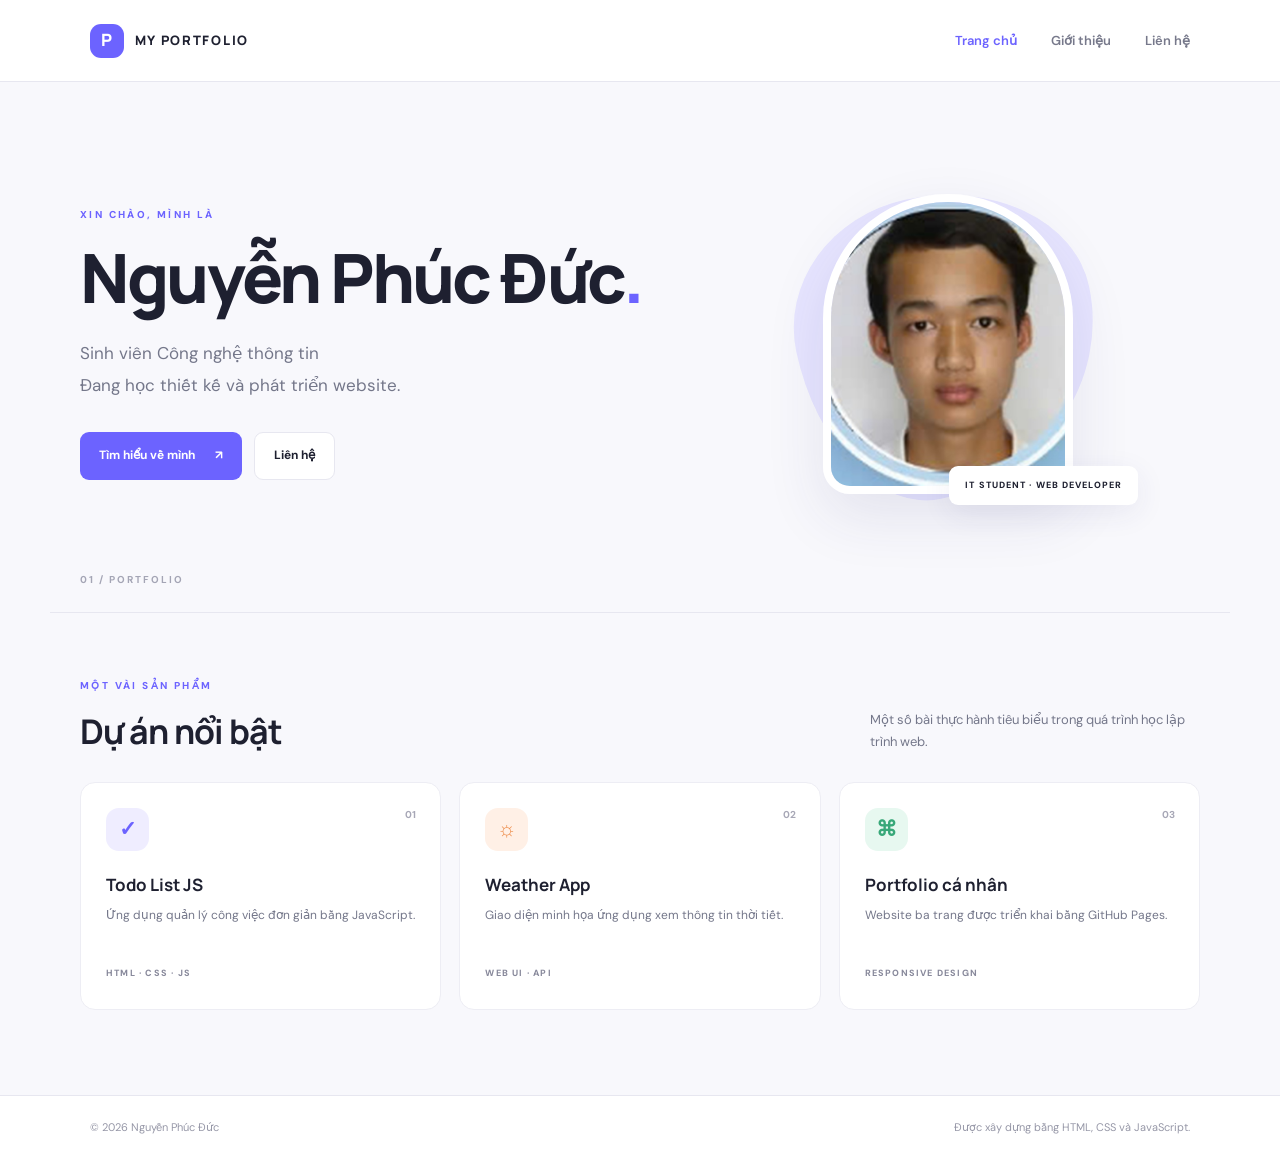
<file: my-portfolio/index.html>
<!DOCTYPE html>
<html lang="vi">
<head>
  <meta charset="UTF-8">
  <meta name="viewport" content="width=device-width, initial-scale=1.0">
  <meta name="description" content="Portfolio cá nhân - giới thiệu bản thân và các dự án web.">
  <title>Portfolio cá nhân | Trang chủ</title>
  <link rel="stylesheet" href="css/style.css">
</head>
<body>
  <nav class="navbar">
    <a class="brand" href="index.html"><span class="brand-mark">P</span> MY PORTFOLIO</a>
    <div class="nav-links">
      <a class="active" href="index.html">Trang chủ</a>
      <a href="about.html">Giới thiệu</a>
      <a href="contact.html">Liên hệ</a>
    </div>
  </nav>
  <main>
    <header class="hero">
      <div class="hero-copy">
        <p class="eyebrow">XIN CHÀO, MÌNH LÀ</p>
        <h1>Nguyễn Phúc Đức<span>.</span></h1>
        <p class="hero-subtitle">Sinh viên Công nghệ thông tin<br>Đang học thiết kế và phát triển website.</p>
        <div class="hero-actions">
          <a class="button primary" href="about.html">Tìm hiểu về mình <span>↗</span></a>
          <a class="button secondary" href="contact.html">Liên hệ</a>
        </div>
      </div>
      <div class="hero-portrait">
        <div class="portrait-halo"></div>
        <img src="images/avatar.jpg" alt="Ảnh chân dung Nguyễn Phúc Đức">
        <span class="portrait-tag">IT STUDENT · WEB DEVELOPER</span>
      </div>
      <div class="hero-note">01 / PORTFOLIO</div>
    </header>
    <section class="section projects-section">
      <div class="section-heading">
        <div><p class="eyebrow">MỘT VÀI SẢN PHẨM</p><h2>Dự án nổi bật</h2></div>
        <p class="section-intro">Một số bài thực hành tiêu biểu trong quá trình học lập trình web.</p>
      </div>
      <div class="project-grid">
        <article class="project-card"><div class="project-number">01</div><div class="project-icon purple">✓</div><h3>Todo List JS</h3><p>Ứng dụng quản lý công việc đơn giản bằng JavaScript.</p><span class="project-type">HTML · CSS · JS</span></article>
        <article class="project-card"><div class="project-number">02</div><div class="project-icon orange">☼</div><h3>Weather App</h3><p>Giao diện minh họa ứng dụng xem thông tin thời tiết.</p><span class="project-type">WEB UI · API</span></article>
        <article class="project-card"><div class="project-number">03</div><div class="project-icon green">⌘</div><h3>Portfolio cá nhân</h3><p>Website ba trang được triển khai bằng GitHub Pages.</p><span class="project-type">RESPONSIVE DESIGN</span></article>
      </div>
    </section>
  </main>
  <footer><span>© 2026 Nguyễn Phúc Đức</span><span>Được xây dựng bằng HTML, CSS và JavaScript.</span></footer>
  <script src="js/script.js"></script>
</body>
</html>
</file>
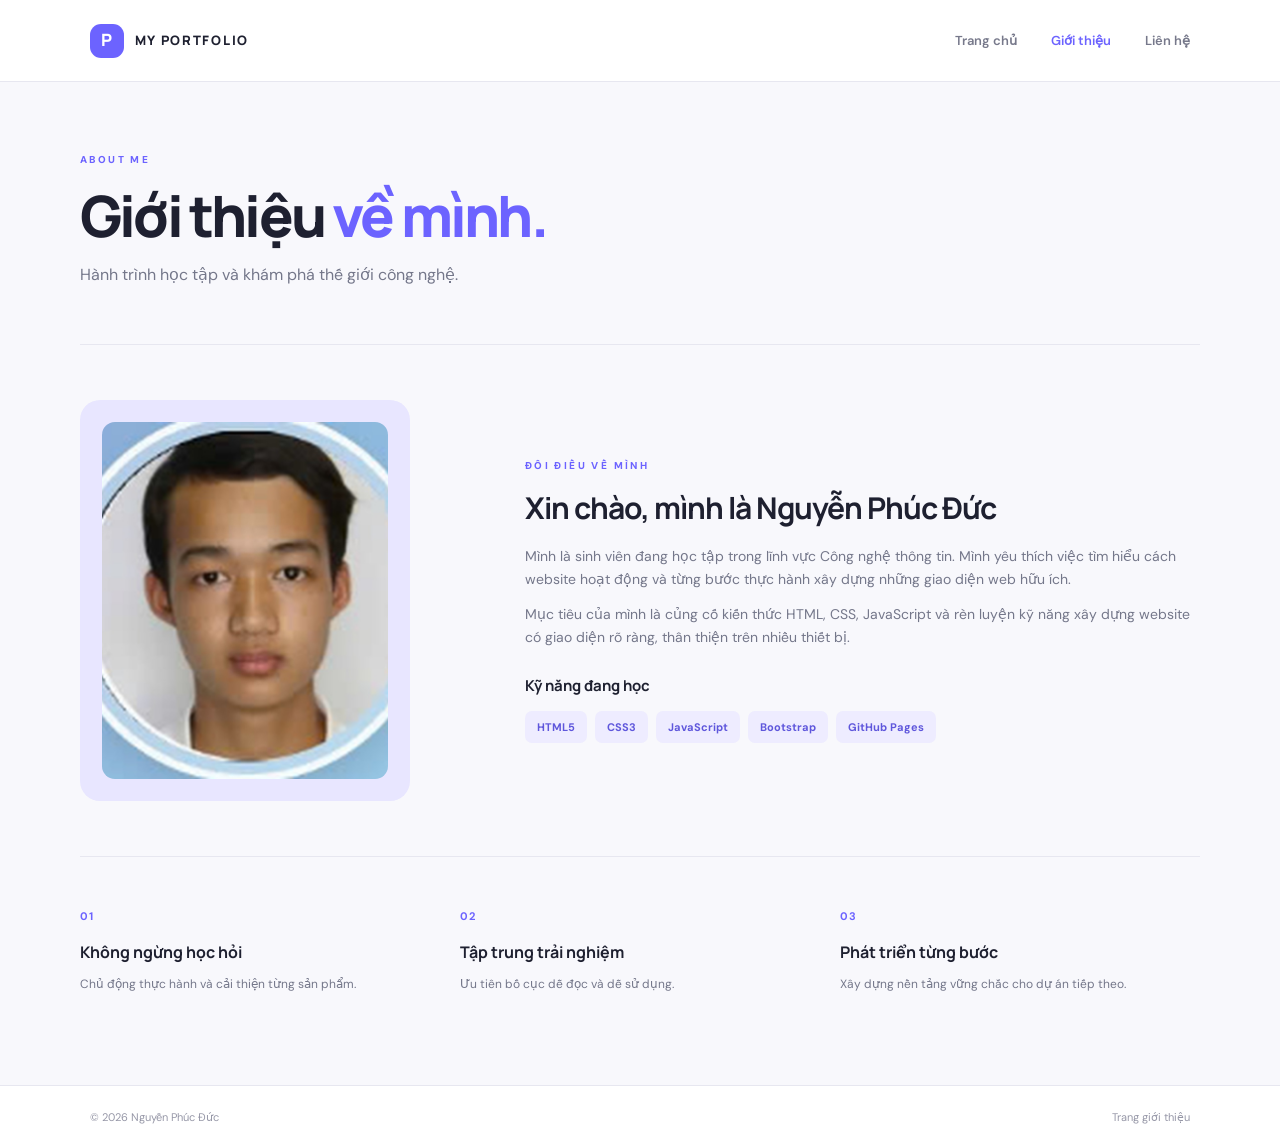
<file: my-portfolio/about.html>
<!DOCTYPE html>
<html lang="vi">
<head>
  <meta charset="UTF-8">
  <meta name="viewport" content="width=device-width, initial-scale=1.0">
  <meta name="description" content="Giới thiệu về bản thân và kỹ năng.">
  <title>Giới thiệu | Portfolio cá nhân</title>
  <link rel="stylesheet" href="css/style.css">
</head>
<body>
  <nav class="navbar">
    <a class="brand" href="index.html"><span class="brand-mark">P</span> MY PORTFOLIO</a>
    <div class="nav-links"><a href="index.html">Trang chủ</a><a class="active" href="about.html">Giới thiệu</a><a href="contact.html">Liên hệ</a></div>
  </nav>
  <main class="inner-page">
    <section class="page-banner"><p class="eyebrow">ABOUT ME</p><h1>Giới thiệu <span>về mình.</span></h1><p>Hành trình học tập và khám phá thế giới công nghệ.</p></section>
    <section class="about-layout">
      <div class="about-photo"><img src="images/avatar.jpg" alt="Ảnh chân dung Nguyễn Phúc Đức"></div>
      <div class="about-content"><p class="eyebrow">ĐÔI ĐIỀU VỀ MÌNH</p><h2>Xin chào, mình là Nguyễn Phúc Đức</h2><p>Mình là sinh viên đang học tập trong lĩnh vực Công nghệ thông tin. Mình yêu thích việc tìm hiểu cách website hoạt động và từng bước thực hành xây dựng những giao diện web hữu ích.</p><p>Mục tiêu của mình là củng cố kiến thức HTML, CSS, JavaScript và rèn luyện kỹ năng xây dựng website có giao diện rõ ràng, thân thiện trên nhiều thiết bị.</p>
      <h3>Kỹ năng đang học</h3><div class="skill-list"><span>HTML5</span><span>CSS3</span><span>JavaScript</span><span>Bootstrap</span><span>GitHub Pages</span></div>
      </div>
    </section>
    <section class="values-row"><div><strong>01</strong><h3>Không ngừng học hỏi</h3><p>Chủ động thực hành và cải thiện từng sản phẩm.</p></div><div><strong>02</strong><h3>Tập trung trải nghiệm</h3><p>Ưu tiên bố cục dễ đọc và dễ sử dụng.</p></div><div><strong>03</strong><h3>Phát triển từng bước</h3><p>Xây dựng nền tảng vững chắc cho dự án tiếp theo.</p></div></section>
  </main>
  <footer><span>© 2026 Nguyễn Phúc Đức</span><span>Trang giới thiệu</span></footer>
  <script src="js/script.js"></script>
</body>
</html>
</file>
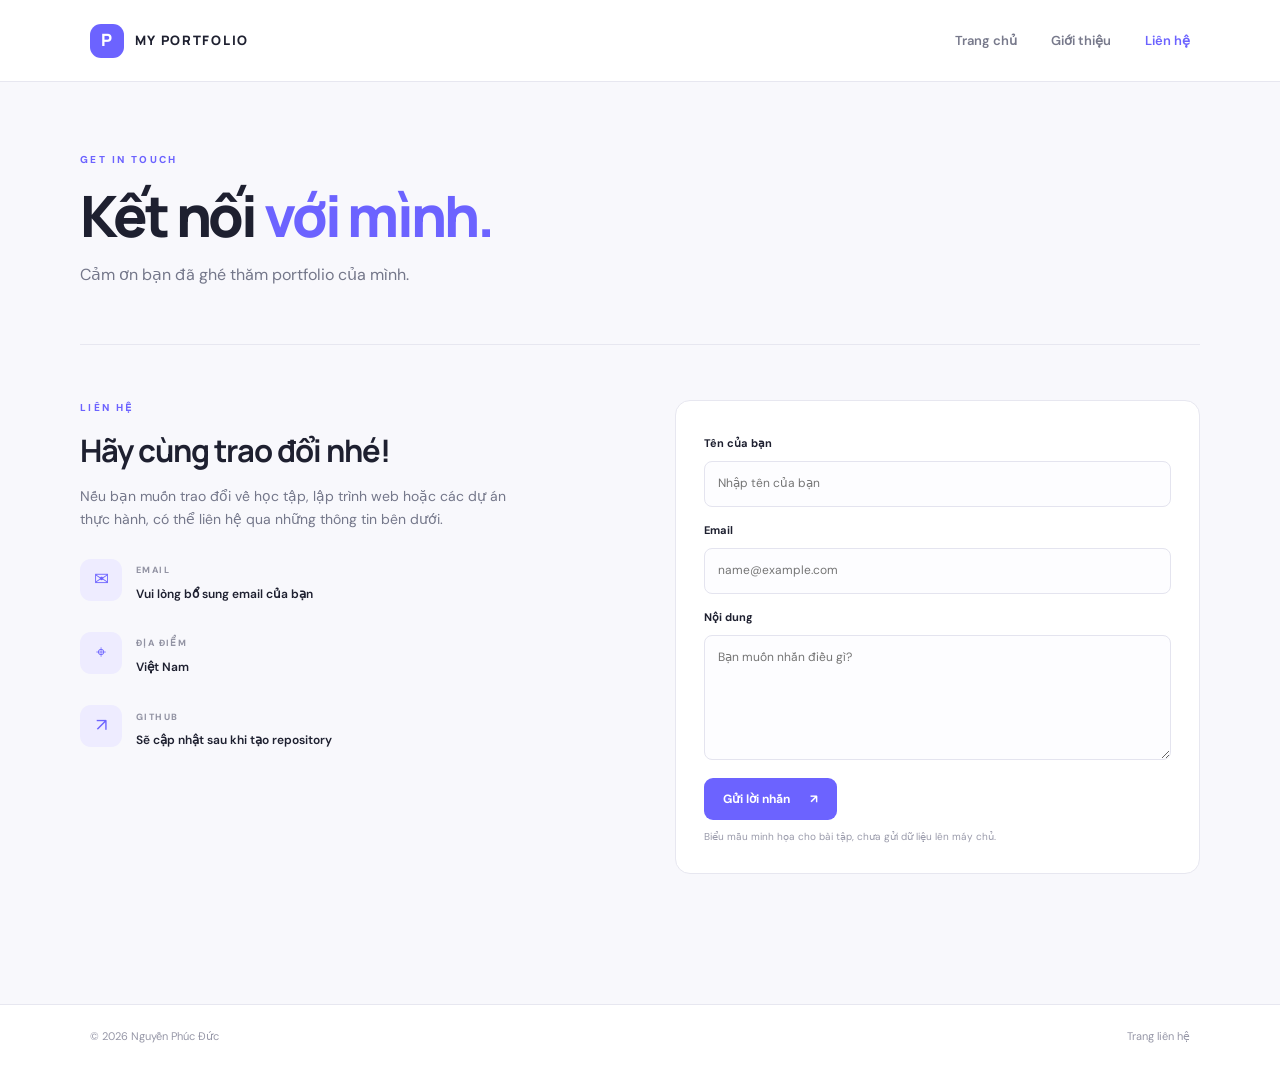
<file: my-portfolio/contact.html>
<!DOCTYPE html>
<html lang="vi">
<head>
  <meta charset="UTF-8">
  <meta name="viewport" content="width=device-width, initial-scale=1.0">
  <meta name="description" content="Thông tin liên hệ portfolio cá nhân.">
  <title>Liên hệ | Portfolio cá nhân</title>
  <link rel="stylesheet" href="css/style.css">
</head>
<body>
  <nav class="navbar">
    <a class="brand" href="index.html"><span class="brand-mark">P</span> MY PORTFOLIO</a>
    <div class="nav-links"><a href="index.html">Trang chủ</a><a href="about.html">Giới thiệu</a><a class="active" href="contact.html">Liên hệ</a></div>
  </nav>
  <main class="inner-page">
    <section class="page-banner"><p class="eyebrow">GET IN TOUCH</p><h1>Kết nối <span>với mình.</span></h1><p>Cảm ơn bạn đã ghé thăm portfolio của mình.</p></section>
    <section class="contact-layout">
      <div class="contact-copy"><p class="eyebrow">LIÊN HỆ</p><h2>Hãy cùng trao đổi nhé!</h2><p>Nếu bạn muốn trao đổi về học tập, lập trình web hoặc các dự án thực hành, có thể liên hệ qua những thông tin bên dưới.</p>
        <div class="contact-item"><span class="contact-symbol">✉</span><div><small>EMAIL</small><p>Vui lòng bổ sung email của bạn</p></div></div>
        <div class="contact-item"><span class="contact-symbol">⌖</span><div><small>ĐỊA ĐIỂM</small><p>Việt Nam</p></div></div>
        <div class="contact-item"><span class="contact-symbol">↗</span><div><small>GITHUB</small><p>Sẽ cập nhật sau khi tạo repository</p></div></div>
      </div>
      <form class="contact-form" id="contactForm">
        <label for="name">Tên của bạn</label><input id="name" name="name" type="text" placeholder="Nhập tên của bạn" required>
        <label for="email">Email</label><input id="email" name="email" type="email" placeholder="name@example.com" required>
        <label for="message">Nội dung</label><textarea id="message" name="message" rows="5" placeholder="Bạn muốn nhắn điều gì?" required></textarea>
        <button class="button primary" type="submit">Gửi lời nhắn <span>↗</span></button>
        <p class="form-note">Biểu mẫu minh họa cho bài tập, chưa gửi dữ liệu lên máy chủ.</p>
      </form>
    </section>
  </main>
  <footer><span>© 2026 Nguyễn Phúc Đức</span><span>Trang liên hệ</span></footer>
  <script src="js/script.js"></script>
</body>
</html>
</file>
<file: my-portfolio/css/style.css>
@import url('https://fonts.googleapis.com/css2?family=DM+Sans:wght@400;500;600;700&family=Manrope:wght@400;500;600;700;800&display=swap');
:root{--ink:#1e2030;--muted:#74778a;--paper:#f8f8fc;--purple:#6c63ff;--line:#e7e7f0;--white:#fff}
*{margin:0;padding:0;box-sizing:border-box}
html{scroll-behavior:smooth}
body{font-family:'DM Sans','Segoe UI',sans-serif;line-height:1.65;color:var(--ink);background:var(--paper)}
a{color:inherit;text-decoration:none}
.navbar{height:82px;padding:0 max(7%,calc((100% - 1180px)/2));display:flex;align-items:center;justify-content:space-between;background:rgba(255,255,255,.94);border-bottom:1px solid var(--line);position:relative;z-index:2}
.brand{font-family:Manrope,sans-serif;font-size:13px;font-weight:800;letter-spacing:1.7px;display:flex;align-items:center;gap:11px}
.brand-mark{width:34px;height:34px;display:grid;place-items:center;border-radius:11px;background:var(--purple);color:white;font-size:17px;letter-spacing:0}
.nav-links{display:flex;align-items:center;gap:34px}.nav-links a{font-size:13px;font-weight:600;color:#77798b;transition:color .2s}.nav-links a:hover,.nav-links a.active{color:var(--purple)}
.hero{max-width:1180px;margin:auto;min-height:530px;padding:65px 30px 72px;display:grid;grid-template-columns:1.1fr .9fr;align-items:center;position:relative;overflow:hidden}
.eyebrow{font-size:10px;font-weight:800;letter-spacing:2.4px;color:var(--purple);margin-bottom:15px}
.hero h1,.page-banner h1{font-family:Manrope,sans-serif;font-size:clamp(40px,5.4vw,68px);line-height:1.12;letter-spacing:-2.8px;font-weight:800}.hero h1 span,.page-banner h1 span{color:var(--purple)}
.hero-subtitle{font-size:17px;color:var(--muted);margin-top:22px;line-height:1.9}
.hero-actions{display:flex;gap:12px;margin-top:30px;flex-wrap:wrap}
.button{border:0;border-radius:9px;padding:13px 19px;display:inline-flex;gap:20px;align-items:center;justify-content:center;font-family:inherit;font-size:12px;font-weight:700;cursor:pointer;transition:transform .2s,box-shadow .2s}
.button:hover{transform:translateY(-2px);box-shadow:0 8px 22px #24244a18}.button.primary{background:var(--purple);color:white}.button.secondary{background:white;border:1px solid var(--line);color:var(--ink)}
.hero-portrait{height:350px;max-width:370px;width:100%;justify-self:center;position:relative;display:grid;place-items:center}
.portrait-halo{position:absolute;width:300px;height:300px;background:#e7e5ff;border-radius:46% 54% 63% 37% / 42% 41% 59% 58%;transform:rotate(-12deg)}
.hero-portrait img{position:relative;width:250px;height:300px;object-fit:cover;border-radius:130px 130px 28px 28px;border:8px solid white;box-shadow:0 22px 60px #302b741b}
.portrait-tag{position:absolute;bottom:14px;right:-5px;background:white;padding:12px 16px;border-radius:9px;box-shadow:0 8px 30px #302b7415;font-size:9px;font-weight:800;letter-spacing:1.1px}
.hero-note{position:absolute;bottom:24px;left:30px;color:#a4a5b5;font-size:10px;font-weight:700;letter-spacing:2px}
.section{max-width:1180px;margin:auto;padding:65px 30px 85px}.projects-section{border-top:1px solid var(--line)}
.section-heading{display:flex;align-items:end;justify-content:space-between;gap:25px;margin-bottom:30px}.section-heading h2,.about-content h2,.contact-copy h2{font-family:Manrope,sans-serif;font-size:34px;line-height:1.25;letter-spacing:-1px}
.section-intro{max-width:330px;color:var(--muted);font-size:13px}
.project-grid{display:grid;grid-template-columns:repeat(3,1fr);gap:18px}.project-card{background:white;border:1px solid #ededf4;border-radius:15px;padding:25px;position:relative;min-height:220px;transition:transform .2s,box-shadow .2s}.project-card:hover{transform:translateY(-4px);box-shadow:0 15px 35px #28244c0c}
.project-number{position:absolute;top:24px;right:24px;font-size:10px;color:#a7a7b6;font-weight:700}.project-icon{width:43px;height:43px;display:grid;place-items:center;border-radius:13px;font-size:21px;font-weight:700;margin-bottom:20px}.purple{background:#efedff;color:#6c63ff}.orange{background:#fff0e6;color:#ed8b48}.green{background:#e7f8f0;color:#38a879}
.project-card h3{font-family:Manrope,sans-serif;font-size:17px;margin-bottom:7px}.project-card p{font-size:12px;color:var(--muted);min-height:42px}.project-type{display:inline-block;margin-top:18px;font-size:9px;font-weight:800;letter-spacing:1.2px;color:#88899b}
footer{border-top:1px solid var(--line);padding:22px max(7%,calc((100% - 1180px)/2));display:flex;justify-content:space-between;gap:15px;color:#9697a7;font-size:11px;background:#fff}
.inner-page{max-width:1180px;margin:auto;padding:0 30px 75px}.page-banner{padding:70px 0 55px;border-bottom:1px solid var(--line)}.page-banner h1{font-size:clamp(39px,5vw,57px)}.page-banner>p:last-child{color:var(--muted);margin-top:15px}
.about-layout{display:grid;grid-template-columns:.72fr 1.28fr;gap:65px;align-items:center;padding:55px 0}.about-photo{background:#e8e6ff;padding:22px;border-radius:20px;max-width:330px}.about-photo img{width:100%;display:block;border-radius:13px;aspect-ratio:4/5;object-fit:cover}.about-content h2{font-size:30px;margin-bottom:18px}.about-content>p:not(.eyebrow){color:var(--muted);font-size:14px;margin:12px 0}.about-content h3{font-family:Manrope,sans-serif;font-size:15px;margin:25px 0 12px}.skill-list{display:flex;gap:8px;flex-wrap:wrap}.skill-list span{background:#eeecff;color:#5f57dc;padding:7px 12px;border-radius:7px;font-size:11px;font-weight:700}
.values-row{display:grid;grid-template-columns:repeat(3,1fr);gap:20px;border-top:1px solid var(--line);padding-top:30px}.values-row>div{padding:15px 0}.values-row strong{font-size:11px;color:var(--purple);letter-spacing:1px}.values-row h3{font-family:Manrope,sans-serif;font-size:16px;margin:10px 0}.values-row p{font-size:12px;color:var(--muted)}
.contact-layout{display:grid;grid-template-columns:1fr 1fr;gap:70px;padding:55px 0}.contact-copy h2{font-size:31px;margin-bottom:15px}.contact-copy>p:not(.eyebrow){color:var(--muted);font-size:14px;max-width:440px}.contact-item{display:flex;align-items:center;gap:14px;margin-top:24px}.contact-symbol{width:42px;height:42px;display:grid;place-items:center;background:#eeecff;color:var(--purple);border-radius:11px;font-size:18px}.contact-item small{font-size:9px;font-weight:800;letter-spacing:1.4px;color:#9293a3}.contact-item p{font-size:12px;font-weight:600;margin-top:3px}
.contact-form{background:white;border:1px solid var(--line);border-radius:15px;padding:28px;display:flex;flex-direction:column;gap:9px}.contact-form label{font-size:11px;font-weight:700;margin-top:5px}.contact-form input,.contact-form textarea{font:inherit;font-size:12px;padding:12px 13px;border:1px solid #e4e4ef;border-radius:8px;outline:none;background:#fdfdff;resize:vertical}.contact-form input:focus,.contact-form textarea:focus{border-color:var(--purple)}.contact-form button{align-self:flex-start;margin-top:9px}.form-note{font-size:10px;color:#999aaa}
@media(max-width:720px){.navbar{height:auto;min-height:75px;padding:17px 5%;align-items:flex-start;gap:15px;flex-direction:column}.nav-links{gap:22px;flex-wrap:wrap}.hero{grid-template-columns:1fr;padding:55px 22px 70px;text-align:center}.hero-portrait{margin-top:35px}.hero-actions{justify-content:center}.hero-note{left:22px}.section{padding:48px 22px 60px}.section-heading{align-items:flex-start;flex-direction:column}.project-grid{grid-template-columns:1fr}.project-card{min-height:0}.inner-page{padding:0 22px 55px}.page-banner{padding:50px 0 38px}.about-layout,.contact-layout{grid-template-columns:1fr;gap:32px;padding:35px 0}.about-photo{max-width:260px;margin:auto}.values-row{grid-template-columns:1fr;gap:8px}.values-row>div{padding:10px 0}.contact-form{padding:22px}footer{padding:20px 5%;flex-direction:column}}
</file>
